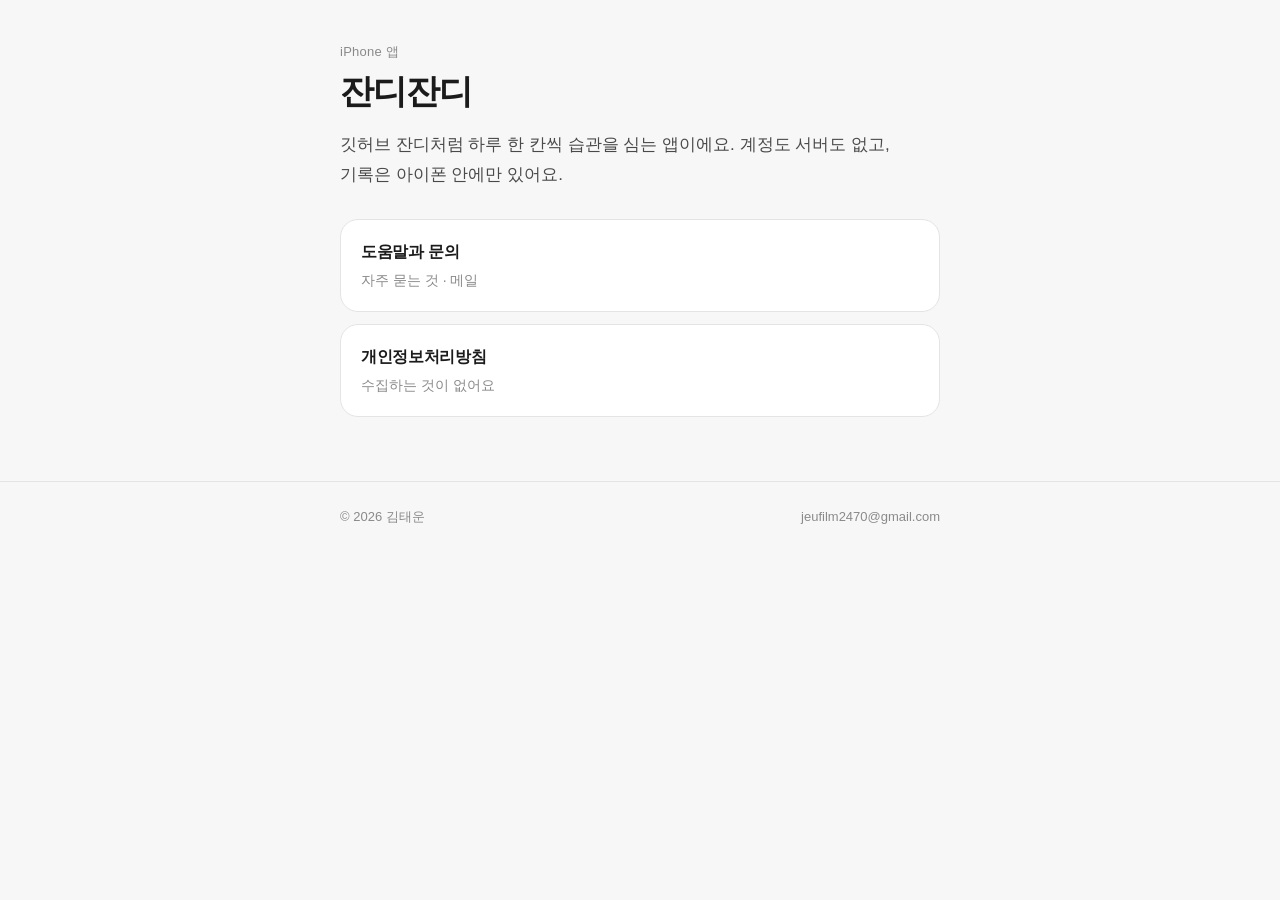
<file: index.html>
<!doctype html>
<html lang="ko">
<head>
<meta charset="utf-8">
<meta name="viewport" content="width=device-width, initial-scale=1, viewport-fit=cover">
<title>잔디잔디</title>
<meta name="description" content="깃허브 잔디처럼 습관을 심는 아이폰 앱. 계정도 서버도 없어요.">
<meta name="theme-color" content="#f7f7f7" media="(prefers-color-scheme: light)">
<meta name="theme-color" content="#0c0c0d" media="(prefers-color-scheme: dark)">
<link rel="canonical" href="https://dinggi5.github.io/jandijandi-site/">
<link rel="stylesheet" href="assets/style.css">
</head>
<body>

<main>
  <div class="wrap">
    <p class="label">iPhone 앱</p>
    <h1>잔디잔디</h1>
    <p class="lead">깃허브 잔디처럼 하루 한 칸씩 습관을 심는 앱이에요. 계정도 서버도 없고, 기록은 아이폰 안에만 있어요.</p>
    <div class="cards">
      <a class="card" href="support/"><strong>도움말과 문의</strong><span>자주 묻는 것 · 메일</span></a>
      <a class="card" href="privacy/"><strong>개인정보처리방침</strong><span>수집하는 것이 없어요</span></a>
    </div>
  </div>
</main>

<footer><div class="wrap"><span>© 2026 김태운</span><span>jeufilm2470@gmail.com</span></div></footer>
</body>
</html>
</file>
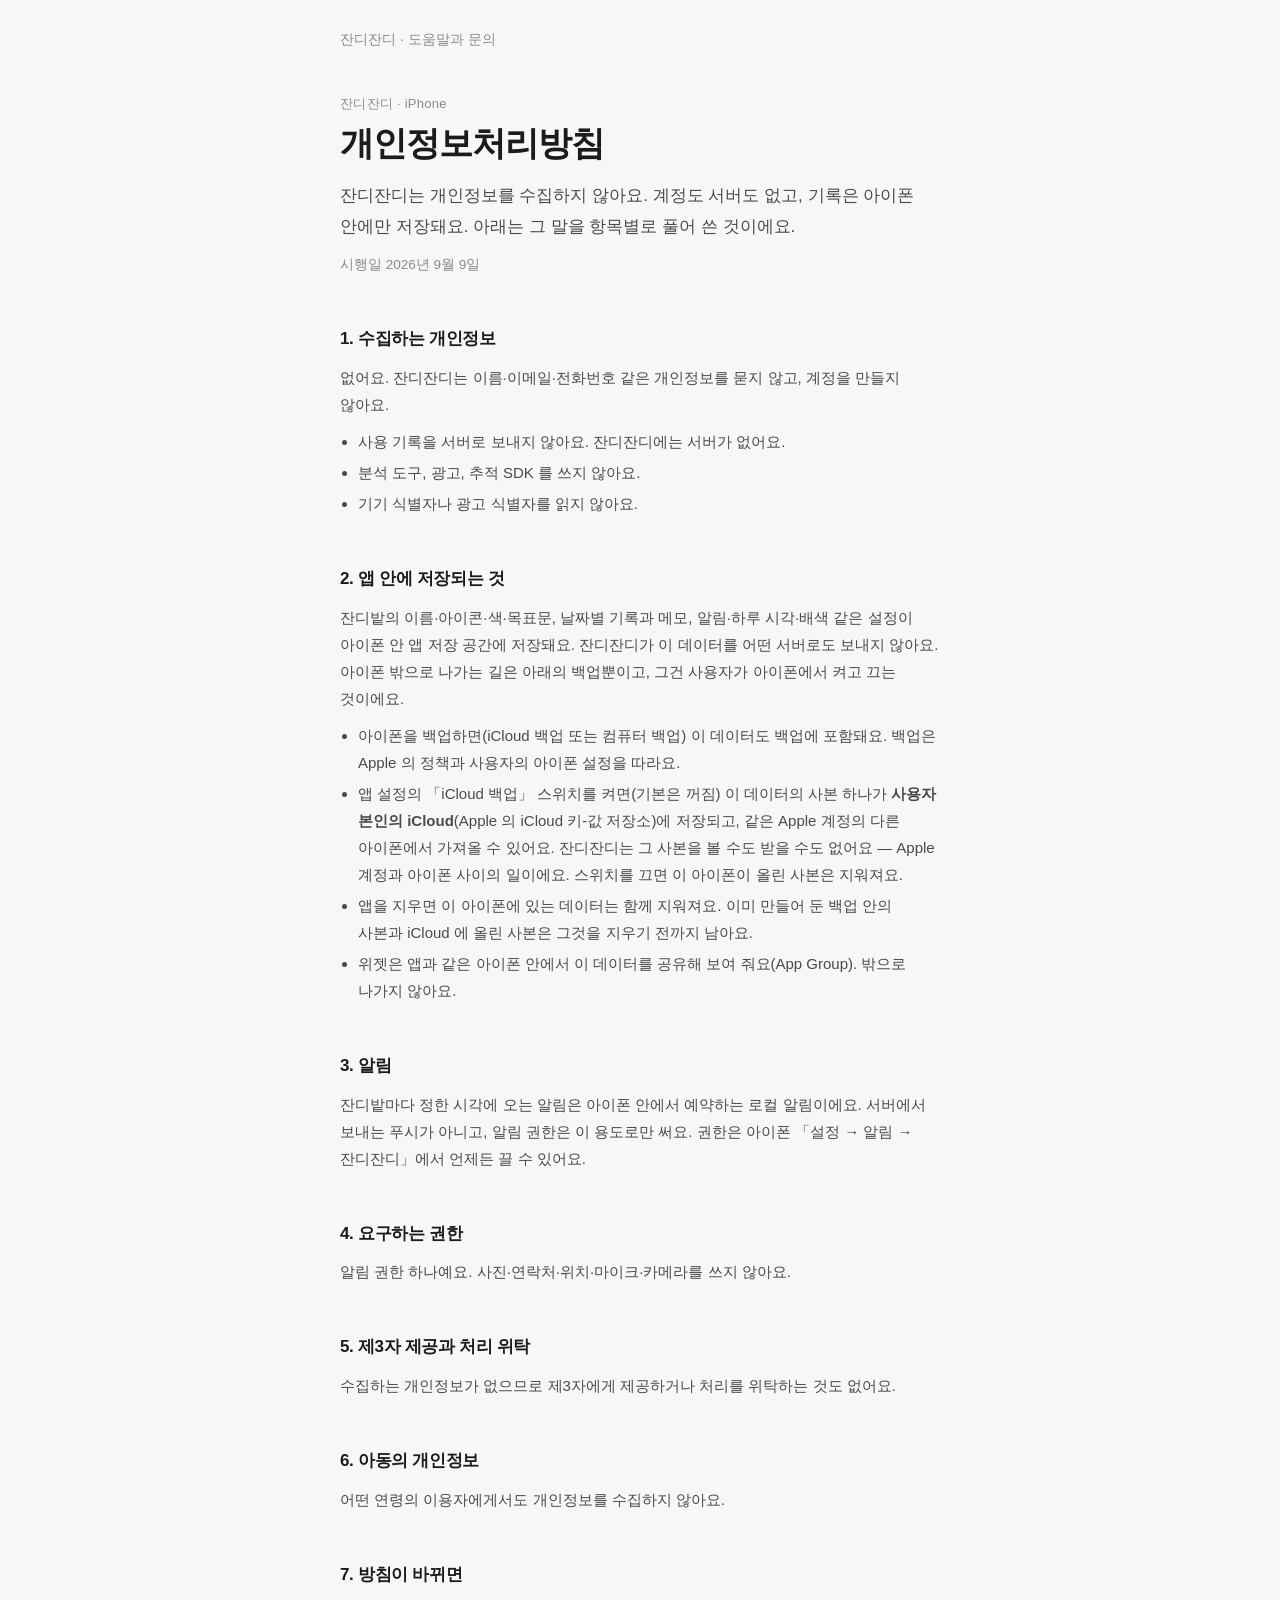
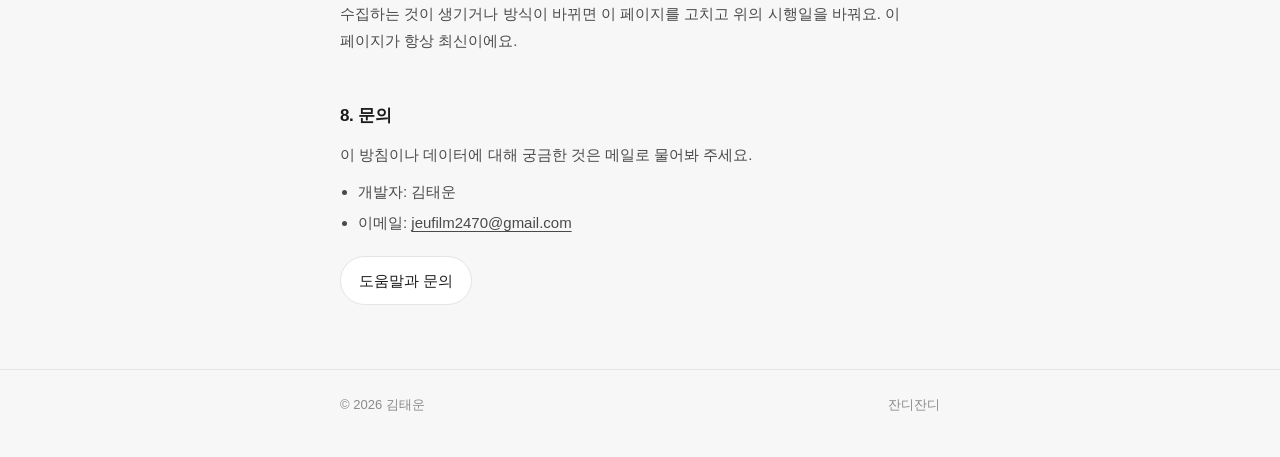
<file: privacy/index.html>
<!doctype html>
<html lang="ko">
<head>
<meta charset="utf-8">
<meta name="viewport" content="width=device-width, initial-scale=1, viewport-fit=cover">
<title>잔디잔디 — 개인정보처리방침</title>
<meta name="description" content="잔디잔디는 개인정보를 수집하지 않아요. 기록은 아이폰 안에만 저장돼요.">
<meta name="theme-color" content="#f7f7f7" media="(prefers-color-scheme: light)">
<meta name="theme-color" content="#0c0c0d" media="(prefers-color-scheme: dark)">
<!-- App Store Connect 의 「개인정보 처리방침 URL」이 이 주소다. 옮기면 그쪽과 앱의 src/links.ts 도 같이 고쳐야 한다. -->
<link rel="canonical" href="https://dinggi5.github.io/jandijandi-site/privacy/">
<link rel="stylesheet" href="../assets/style.css">
</head>
<body>

<div class="head"><div class="wrap"><a href="../">잔디잔디</a> · <a href="../support/">도움말과 문의</a></div></div>

<main>
  <div class="wrap">
    <p class="label">잔디잔디 · iPhone</p>
    <h1>개인정보처리방침</h1>
    <p class="lead">
      잔디잔디는 개인정보를 수집하지 않아요. 계정도 서버도 없고, 기록은 아이폰 안에만 저장돼요.
      아래는 그 말을 항목별로 풀어 쓴 것이에요.
    </p>
    <p class="date">시행일 2026년 9월 9일</p>

    <h2>1. 수집하는 개인정보</h2>
    <p>없어요. 잔디잔디는 이름·이메일·전화번호 같은 개인정보를 묻지 않고, 계정을 만들지 않아요.</p>
    <ul>
      <li>사용 기록을 서버로 보내지 않아요. 잔디잔디에는 서버가 없어요.</li>
      <li>분석 도구, 광고, 추적 SDK 를 쓰지 않아요.</li>
      <li>기기 식별자나 광고 식별자를 읽지 않아요.</li>
    </ul>

    <h2>2. 앱 안에 저장되는 것</h2>
    <p>잔디밭의 이름·아이콘·색·목표문, 날짜별 기록과 메모, 알림·하루 시각·배색 같은 설정이 아이폰 안 앱 저장 공간에 저장돼요. 잔디잔디가 이 데이터를 어떤 서버로도 보내지 않아요. 아이폰 밖으로 나가는 길은 아래의 백업뿐이고, 그건 사용자가 아이폰에서 켜고 끄는 것이에요.</p>
    <ul>
      <li>아이폰을 백업하면(iCloud 백업 또는 컴퓨터 백업) 이 데이터도 백업에 포함돼요. 백업은 Apple 의 정책과 사용자의 아이폰 설정을 따라요.</li>
      <li>앱 설정의 「iCloud 백업」 스위치를 켜면(기본은 꺼짐) 이 데이터의 사본 하나가 <strong>사용자 본인의 iCloud</strong>(Apple 의 iCloud 키-값 저장소)에 저장되고, 같은 Apple 계정의 다른 아이폰에서 가져올 수 있어요. 잔디잔디는 그 사본을 볼 수도 받을 수도 없어요 — Apple 계정과 아이폰 사이의 일이에요. 스위치를 끄면 이 아이폰이 올린 사본은 지워져요.</li>
      <li>앱을 지우면 이 아이폰에 있는 데이터는 함께 지워져요. 이미 만들어 둔 백업 안의 사본과 iCloud 에 올린 사본은 그것을 지우기 전까지 남아요.</li>
      <li>위젯은 앱과 같은 아이폰 안에서 이 데이터를 공유해 보여 줘요(App Group). 밖으로 나가지 않아요.</li>
    </ul>

    <h2>3. 알림</h2>
    <p>잔디밭마다 정한 시각에 오는 알림은 아이폰 안에서 예약하는 로컬 알림이에요. 서버에서 보내는 푸시가 아니고, 알림 권한은 이 용도로만 써요. 권한은 아이폰 「설정 → 알림 → 잔디잔디」에서 언제든 끌 수 있어요.</p>

    <h2>4. 요구하는 권한</h2>
    <p>알림 권한 하나예요. 사진·연락처·위치·마이크·카메라를 쓰지 않아요.</p>

    <h2>5. 제3자 제공과 처리 위탁</h2>
    <p>수집하는 개인정보가 없으므로 제3자에게 제공하거나 처리를 위탁하는 것도 없어요.</p>

    <h2>6. 아동의 개인정보</h2>
    <p>어떤 연령의 이용자에게서도 개인정보를 수집하지 않아요.</p>

    <h2>7. 방침이 바뀌면</h2>
    <p>수집하는 것이 생기거나 방식이 바뀌면 이 페이지를 고치고 위의 시행일을 바꿔요. 이 페이지가 항상 최신이에요.</p>

    <h2>8. 문의</h2>
    <p>이 방침이나 데이터에 대해 궁금한 것은 메일로 물어봐 주세요.</p>
    <ul>
      <li>개발자: 김태운</li>
      <li>이메일: <a class="u" href="mailto:jeufilm2470@gmail.com?subject=잔디잔디%20개인정보%20문의">jeufilm2470@gmail.com</a></li>
    </ul>
    <a class="btn" href="../support/">도움말과 문의</a>
  </div>
</main>

<footer><div class="wrap"><span>© 2026 김태운</span><a href="../">잔디잔디</a></div></footer>
</body>
</html>
</file>
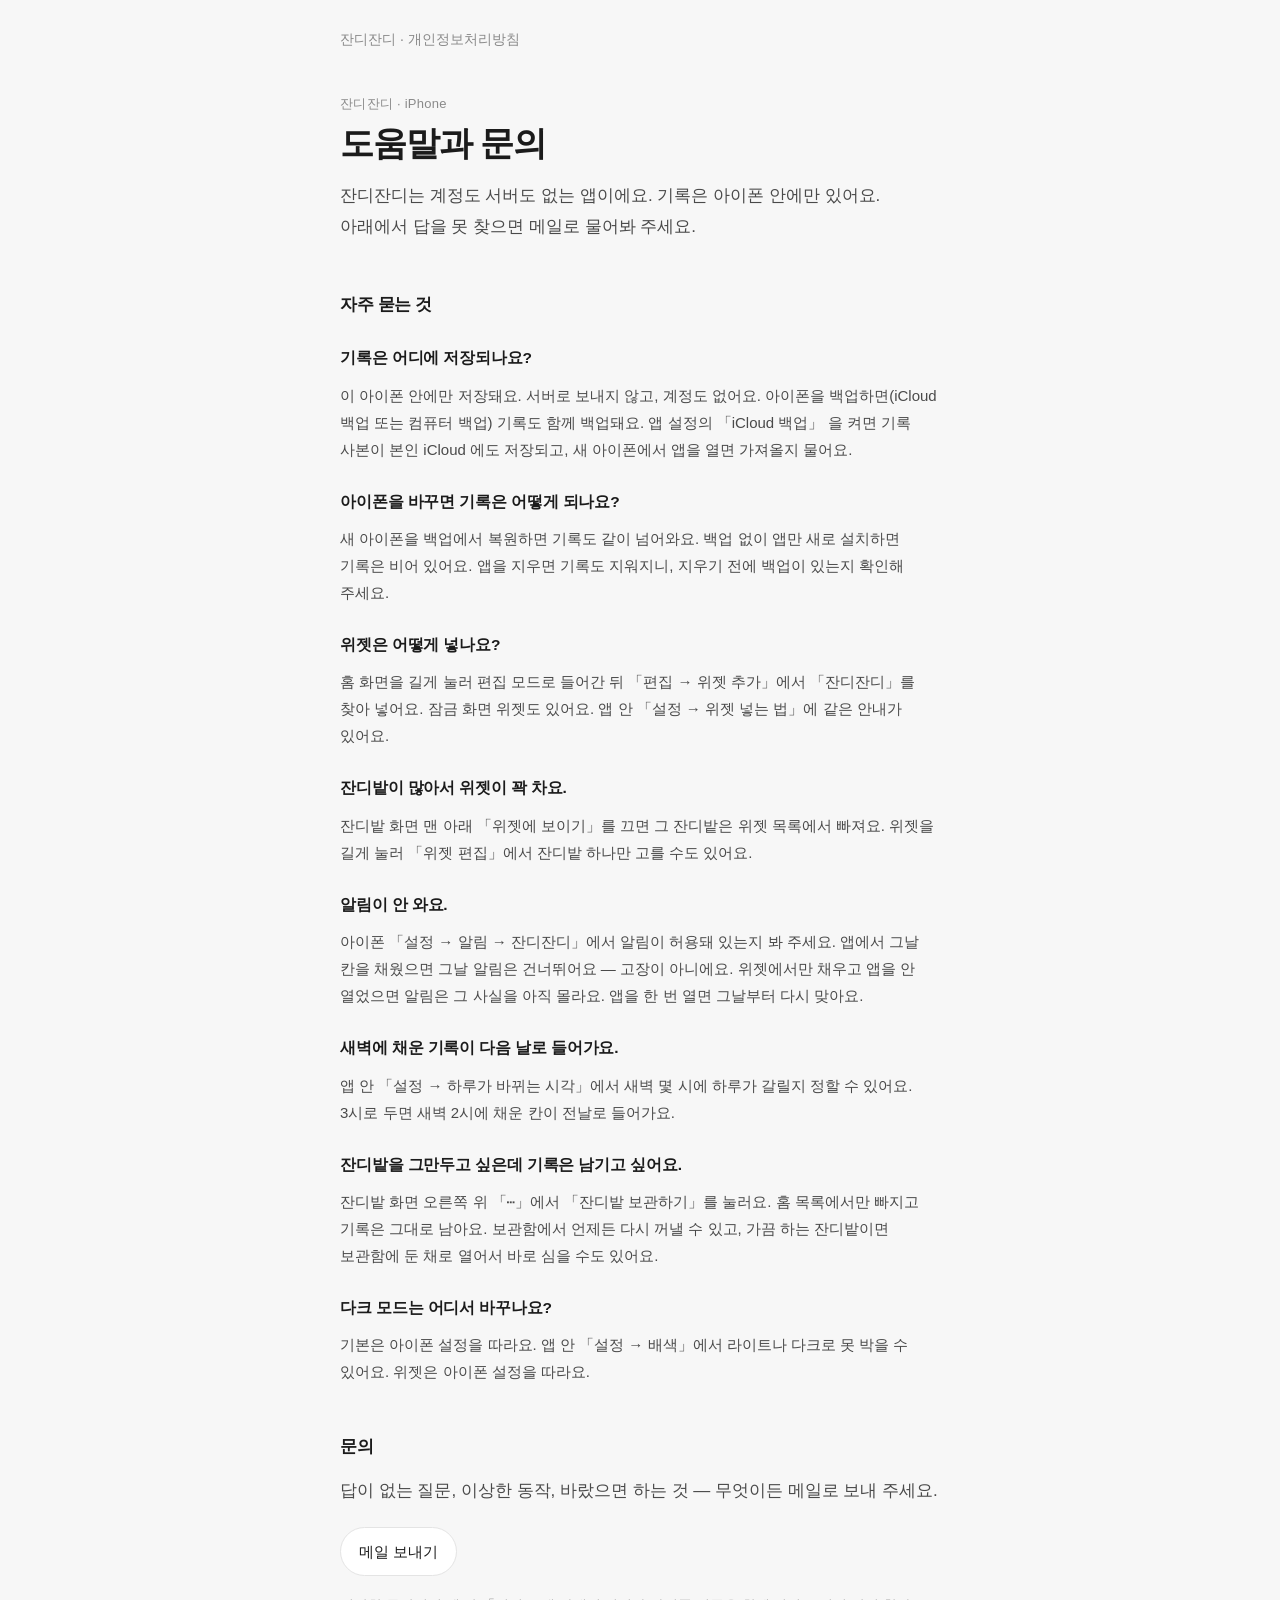
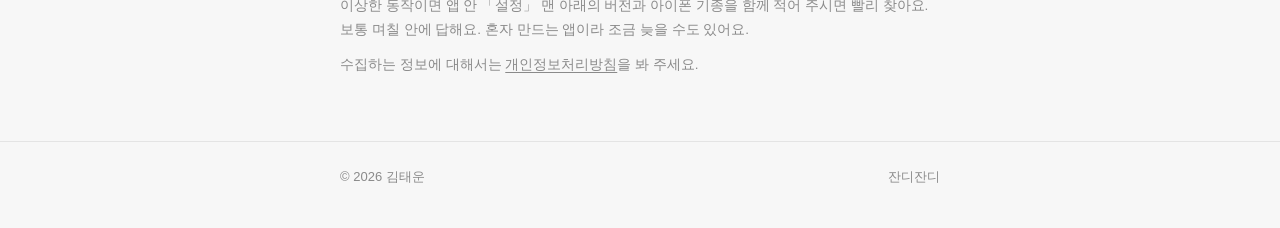
<file: support/index.html>
<!doctype html>
<html lang="ko">
<head>
<meta charset="utf-8">
<meta name="viewport" content="width=device-width, initial-scale=1, viewport-fit=cover">
<title>잔디잔디 — 도움말과 문의</title>
<meta name="description" content="잔디잔디 도움말과 문의. 자주 묻는 것과 메일 주소.">
<meta name="theme-color" content="#f7f7f7" media="(prefers-color-scheme: light)">
<meta name="theme-color" content="#0c0c0d" media="(prefers-color-scheme: dark)">
<!-- App Store Connect 의 「지원 URL」이 이 주소다. 옮기면 그쪽과 앱의 src/links.ts 도 같이 고쳐야 한다. -->
<link rel="canonical" href="https://dinggi5.github.io/jandijandi-site/support/">
<link rel="stylesheet" href="../assets/style.css">
</head>
<body>

<div class="head"><div class="wrap"><a href="../">잔디잔디</a> · <a href="../privacy/">개인정보처리방침</a></div></div>

<main>
  <div class="wrap">
    <p class="label">잔디잔디 · iPhone</p>
    <h1>도움말과 문의</h1>
    <p class="lead">
      잔디잔디는 계정도 서버도 없는 앱이에요. 기록은 아이폰 안에만 있어요.
      아래에서 답을 못 찾으면 메일로 물어봐 주세요.
    </p>

    <h2 id="faq">자주 묻는 것</h2>

    <h3>기록은 어디에 저장되나요?</h3>
    <p>이 아이폰 안에만 저장돼요. 서버로 보내지 않고, 계정도 없어요. 아이폰을 백업하면(iCloud 백업 또는 컴퓨터 백업) 기록도 함께 백업돼요. 앱 설정의 「iCloud 백업」 을 켜면 기록 사본이 본인 iCloud 에도 저장되고, 새 아이폰에서 앱을 열면 가져올지 물어요.</p>

    <h3>아이폰을 바꾸면 기록은 어떻게 되나요?</h3>
    <p>새 아이폰을 백업에서 복원하면 기록도 같이 넘어와요. 백업 없이 앱만 새로 설치하면 기록은 비어 있어요. 앱을 지우면 기록도 지워지니, 지우기 전에 백업이 있는지 확인해 주세요.</p>

    <h3>위젯은 어떻게 넣나요?</h3>
    <p>홈 화면을 길게 눌러 편집 모드로 들어간 뒤 「편집 → 위젯 추가」에서 「잔디잔디」를 찾아 넣어요. 잠금 화면 위젯도 있어요. 앱 안 「설정 → 위젯 넣는 법」에 같은 안내가 있어요.</p>

    <h3>잔디밭이 많아서 위젯이 꽉 차요.</h3>
    <p>잔디밭 화면 맨 아래 「위젯에 보이기」를 끄면 그 잔디밭은 위젯 목록에서 빠져요. 위젯을 길게 눌러 「위젯 편집」에서 잔디밭 하나만 고를 수도 있어요.</p>

    <h3>알림이 안 와요.</h3>
    <p>아이폰 「설정 → 알림 → 잔디잔디」에서 알림이 허용돼 있는지 봐 주세요. 앱에서 그날 칸을 채웠으면 그날 알림은 건너뛰어요 — 고장이 아니에요. 위젯에서만 채우고 앱을 안 열었으면 알림은 그 사실을 아직 몰라요. 앱을 한 번 열면 그날부터 다시 맞아요.</p>

    <h3>새벽에 채운 기록이 다음 날로 들어가요.</h3>
    <p>앱 안 「설정 → 하루가 바뀌는 시각」에서 새벽 몇 시에 하루가 갈릴지 정할 수 있어요. 3시로 두면 새벽 2시에 채운 칸이 전날로 들어가요.</p>

    <h3>잔디밭을 그만두고 싶은데 기록은 남기고 싶어요.</h3>
    <p>잔디밭 화면 오른쪽 위 「⋯」에서 「잔디밭 보관하기」를 눌러요. 홈 목록에서만 빠지고 기록은 그대로 남아요. 보관함에서 언제든 다시 꺼낼 수 있고, 가끔 하는 잔디밭이면 보관함에 둔 채로 열어서 바로 심을 수도 있어요.</p>

    <h3>다크 모드는 어디서 바꾸나요?</h3>
    <p>기본은 아이폰 설정을 따라요. 앱 안 「설정 → 배색」에서 라이트나 다크로 못 박을 수 있어요. 위젯은 아이폰 설정을 따라요.</p>

    <h2 id="contact">문의</h2>
    <p class="lead" style="margin-top:14px">답이 없는 질문, 이상한 동작, 바랐으면 하는 것 — 무엇이든 메일로 보내 주세요.</p>
    <a class="btn" href="mailto:jeufilm2470@gmail.com?subject=잔디잔디%20문의">메일 보내기</a>
    <p class="fine" style="margin-top:18px">
      이상한 동작이면 앱 안 「설정」 맨 아래의 버전과 아이폰 기종을 함께 적어 주시면 빨리 찾아요.
      보통 며칠 안에 답해요. 혼자 만드는 앱이라 조금 늦을 수도 있어요.
    </p>
    <p class="fine">
      수집하는 정보에 대해서는 <a class="u" href="../privacy/">개인정보처리방침</a>을 봐 주세요.
    </p>
  </div>
</main>

<footer><div class="wrap"><span>© 2026 김태운</span><a href="../">잔디잔디</a></div></footer>
</body>
</html>
</file>
<file: assets/style.css>
/* 잔디잔디 문서 페이지 — 앱과 같은 절제. 서체는 시스템(San Francisco / Apple SD Gothic), 장식 없음. */
:root {
  color-scheme: light dark;
  --bg: #f7f7f7;
  --card: #ffffff;
  --text: #1b1b1b;
  --text-2: #4a4a4a;
  --text-3: #8a8a8a;
  --line: #e4e4e4;
  --app: #1b7d3e;
}
@media (prefers-color-scheme: dark) {
  :root {
    --bg: #0c0c0d;
    --card: #161617;
    --text: #f2f2f2;
    --text-2: #c2c2c2;
    --text-3: #7d7d7d;
    --line: #2a2a2b;
    --app: #45c96b;
  }
}
* { box-sizing: border-box; }
html { -webkit-text-size-adjust: 100%; }
body {
  margin: 0;
  background: var(--bg);
  color: var(--text);
  font-family: -apple-system, BlinkMacSystemFont, "Apple SD Gothic Neo", "Pretendard", "Segoe UI", Roboto, sans-serif;
  line-height: 1.7;
  word-break: keep-all;
  overflow-wrap: anywhere;
}
a { color: inherit; }
.wrap { max-width: 640px; margin: 0 auto; padding: 0 20px; }
.head { padding: 28px 0 0; font-size: 14px; color: var(--text-3); }
.head a { text-decoration: none; }
.head a:hover { text-decoration: underline; text-underline-offset: 3px; }
main { padding: 8px 0 64px; }
.label { margin: 32px 0 0; font-size: 13px; color: var(--text-3); letter-spacing: 0.02em; }
h1 { margin: 6px 0 0; font-size: clamp(26px, 5vw, 34px); font-weight: 700; letter-spacing: -0.03em; line-height: 1.3; }
.lead { margin: 16px 0 0; font-size: 17px; line-height: 1.8; color: var(--text-2); }
.date { margin: 10px 0 0; font-size: 13.5px; color: var(--text-3); }
h2 { margin: 48px 0 0; font-size: 17px; font-weight: 700; letter-spacing: -0.02em; }
h3 { margin: 26px 0 0; font-size: 15.5px; font-weight: 600; letter-spacing: -0.01em; }
/* 자주 묻는 질문의 질문 한 줄. h1 아래 바로 h3 를 쓰면 제목 단계가 건너뛰어지므로
   의미는 h2 로 두고 모양만 h3 를 따른다(문의 h2 와는 크기·간격으로 갈린다). */
h2.q { margin: 30px 0 0; font-size: 15.5px; font-weight: 600; letter-spacing: -0.01em; }
p { margin: 10px 0 0; font-size: 15px; line-height: 1.8; color: var(--text-2); }
ul { margin: 10px 0 0; padding-left: 18px; }
li { font-size: 15px; line-height: 1.8; color: var(--text-2); }
li + li { margin-top: 4px; }
.u { text-decoration: underline; text-underline-offset: 3px; }
.btn {
  display: inline-block;
  margin-top: 20px;
  padding: 11px 18px;
  border: 1px solid var(--line);
  border-radius: 999px;
  background: var(--card);
  color: var(--text);
  font-size: 15px;
  font-weight: 500;
  text-decoration: none;
}
.btn:hover { border-color: var(--text-3); }
.fine { font-size: 13.5px; color: var(--text-3); }
.cards { display: grid; gap: 12px; margin-top: 28px; }
.card {
  display: block;
  padding: 18px 20px;
  border: 1px solid var(--line);
  border-radius: 18px;
  background: var(--card);
  text-decoration: none;
}
.card strong { display: block; font-size: 16px; font-weight: 600; letter-spacing: -0.02em; }
.card span { display: block; margin-top: 4px; font-size: 14px; color: var(--text-3); }
footer { padding: 24px 0 40px; border-top: 1px solid var(--line); font-size: 13px; color: var(--text-3); }
footer .wrap { display: flex; justify-content: space-between; gap: 16px; flex-wrap: wrap; }
footer a { text-decoration: none; }
footer a:hover { text-decoration: underline; text-underline-offset: 3px; }
</file>
